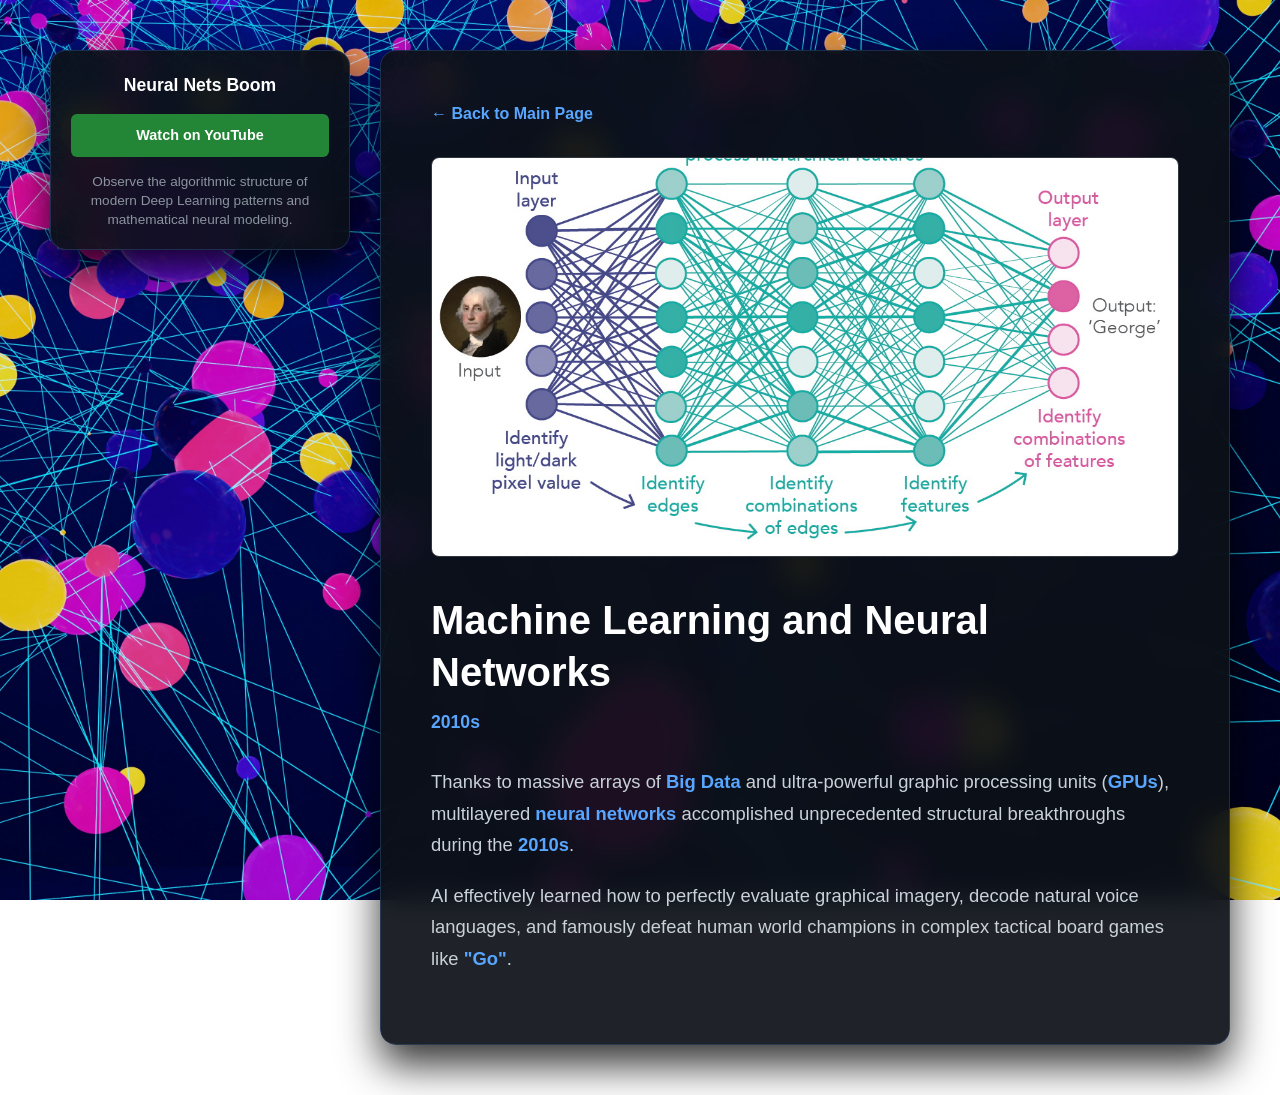
<file: cards/ailearn.html>
<!DOCTYPE html>
<html lang="en">
<head>
    <meta charset="UTF-8">
    <meta name="viewport" content="width=device-width, initial-scale=1.0">
    <link rel="icon" type="image/png" href="../pictures/ailogo.jpg">
    <title>Machine Learning and Neural Networks</title>
    <link rel="stylesheet" href="../style.css">
    <link rel="stylesheet" href="./article-style.css">
    <style>
        body { background-image: url('../pictures/ailearningbg.jpg'); }
    </style>
</head>
<body>
    <div class="article-page">
        <div class="article-container">
            <aside class="sidebar-card">
                <h3>Neural Nets Boom</h3>
                <a href="https://youtu.be/jmmW0F0biz0?si=M02iKx_WaLKtjqgP" target="_blank" class="watch-btn">Watch on YouTube</a>
                <p>Observe the algorithmic structure of modern Deep Learning patterns and mathematical neural modeling.</p>
            </aside>
            <div class="article-content">
                <a href="../index.html" class="back-btn">&larr; Back to Main Page</a>
                <img src="../pictures/ailearn.jpg" alt="Ai Learning" class="article-img">
                <h1>Machine Learning and Neural Networks</h1>
                <span class="meta-date">2010s</span>
                <div class="article-text">
                    <p>Thanks to massive arrays of <strong><a href="https://en.wikipedia.org/wiki/Big_data" class="article-link">Big Data</a></strong> and ultra-powerful <a href="https://en.wikipedia.org/wiki/Graphics_processing_unit" class="article-link">graphic processing units (<strong>GPUs</a></strong>), multilayered <strong><a href="https://en.wikipedia.org/wiki/Neural_network" class="article-link">neural networks</a></strong> accomplished unprecedented structural breakthroughs during the <strong>2010s</strong>.</p>
                    <p>AI effectively learned how to perfectly evaluate <a href="https://en.wikipedia.org/wiki/Computer-generated_imagery" class="article-link">graphical imagery</a>, decode natural voice languages, and famously defeat human world champions in complex tactical board games like <strong><a href="https://en.wikipedia.org/wiki/Go_(game)" class="article-link">"Go"</a></strong>.</p>
                </div>
            </div>
        </div>
    </div>
</body>
</html>
</file>
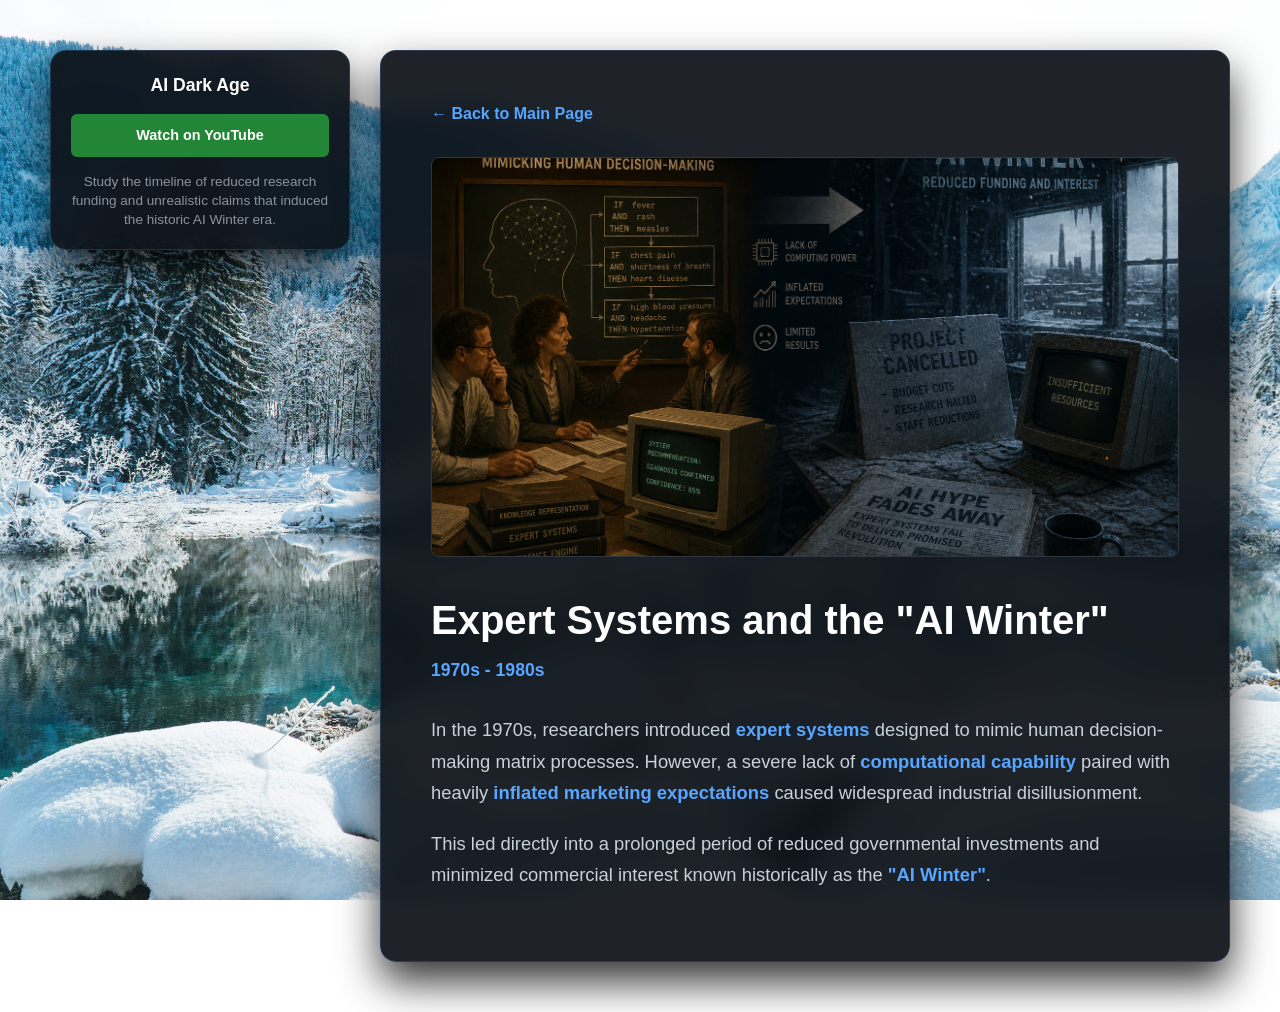
<file: cards/aiwinter.html>
<!DOCTYPE html>
<html lang="en">
<head>
    <meta charset="UTF-8">
    <meta name="viewport" content="width=device-width, initial-scale=1.0">
    <link rel="icon" type="image/png" href="../pictures/ailogo.jpg">
    <title>Expert Systems and the "AI Winter"</title>
    <link rel="stylesheet" href="../style.css">
    <link rel="stylesheet" href="./article-style.css">
    <style>
        body { background-image: url('../pictures/aiwinterbg.jpg'); }
    </style>
</head>
<body>
    <div class="article-page">
        <div class="article-container">
            <aside class="sidebar-card">
                <h3>AI Dark Age</h3>
                <a href="https://youtu.be/w_v5lumtoPk?si=gKBcqGjN1VQgKW0M" target="_blank" class="watch-btn">Watch on YouTube</a>
                <p>Study the timeline of reduced research funding and unrealistic claims that induced the historic AI Winter era.</p>
            </aside>
            <div class="article-content">
                <a href="../index.html" class="back-btn">&larr; Back to Main Page</a>
                <img src="../pictures/aiwinter.jpg" alt="Ai Winter" class="article-img">
                <h1>Expert Systems and the "AI Winter"</h1>
                <span class="meta-date">1970s - 1980s</span>
                <div class="article-text">
                    <p>In the 1970s, researchers introduced <strong><a href="https://en.wikipedia.org/wiki/Expert_systems" class="article-link">expert systems</a></strong> designed to mimic human decision-making <a href="https://en.wikipedia.org/wiki/Matrix_(printing)" class="article-link">matrix</a> processes. However, a severe lack of <strong><a href="https://www.sciencedirect.com/topics/computer-science/computation-capability" class="article-link">computational capability</a></strong> paired with heavily <strong><a href="https://papers.ssrn.com/sol3/papers.cfm?abstract_id=5235261" class="article-link">inflated marketing expectations</a></strong> caused widespread industrial disillusionment.</p>
                    <p>This led directly into a prolonged period of reduced governmental investments and minimized commercial interest known historically as the <strong><a href="https://en.wikipedia.org/wiki/AI_winter" class="article-link">"AI Winter"</a></strong>.</p>
                </div>
            </div>
        </div>
    </div>
</body>
</html>
</file>
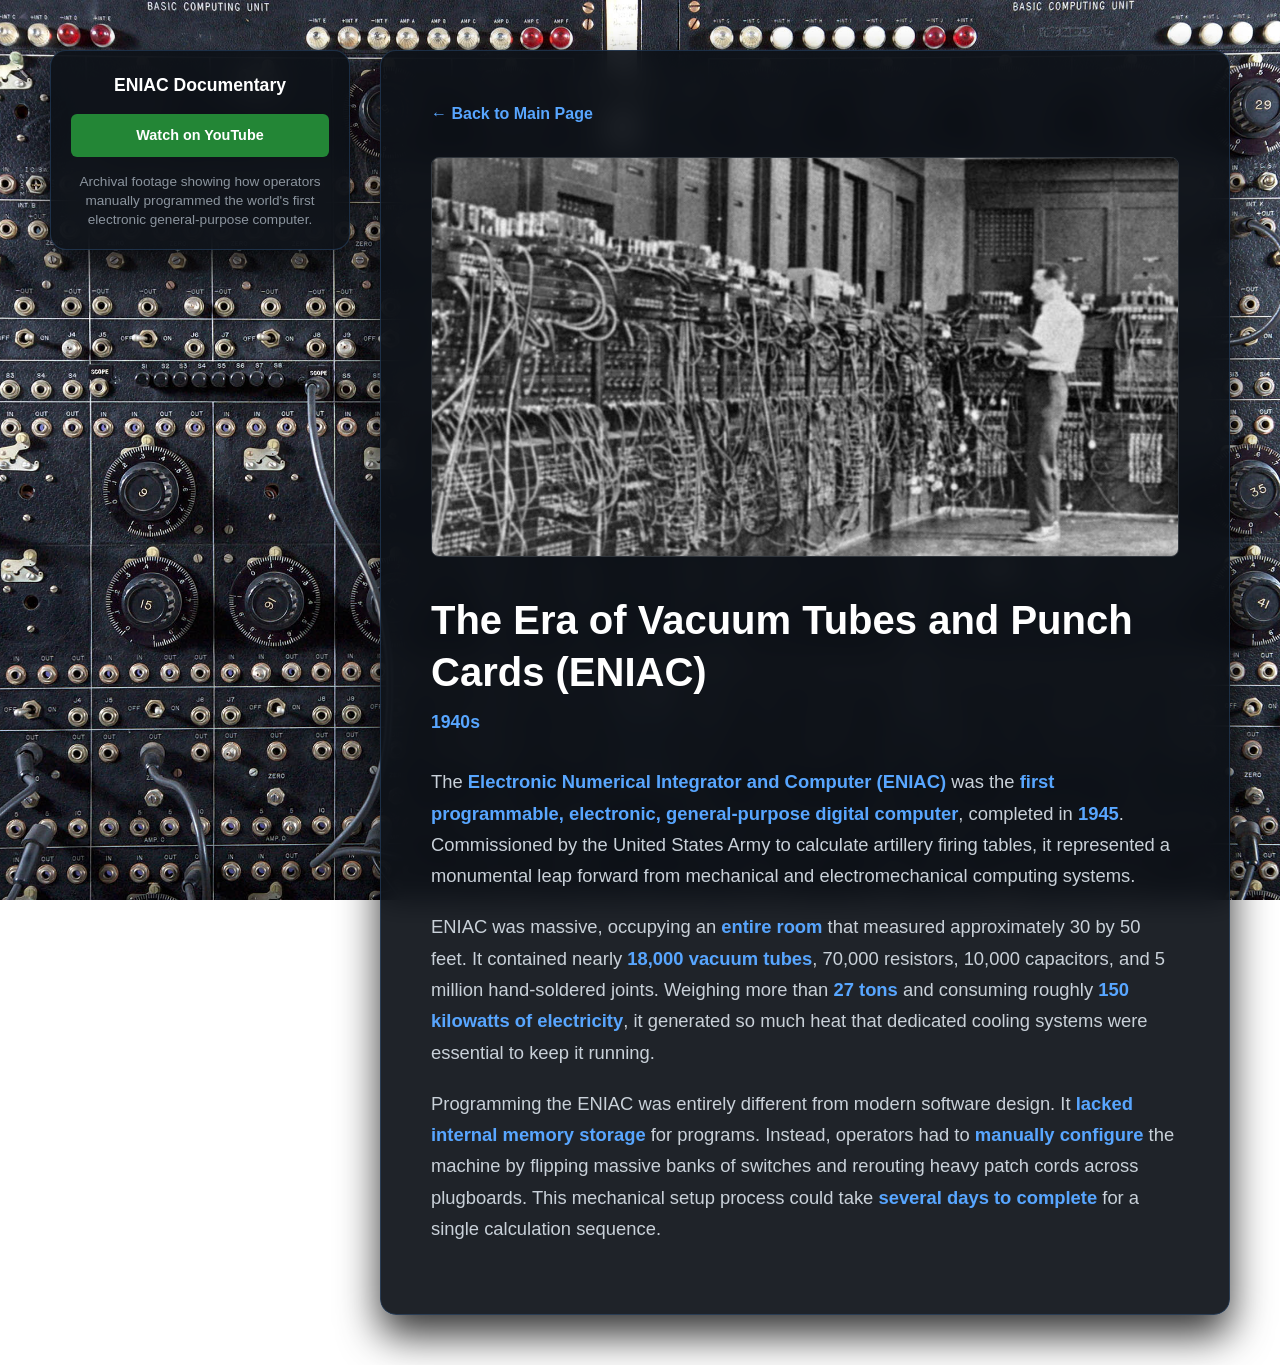
<file: cards/eniac.html>
<!DOCTYPE html>
<html lang="en">
<head>
    <meta charset="UTF-8">
    <meta name="viewport" content="width=device-width, initial-scale=1.0">
    <link rel="icon" type="image/png" href="../pictures/ailogo.jpg">
    <title>The Era of Vacuum Tubes and Punch Cards (ENIAC)</title>
    <link rel="stylesheet" href="../style.css">
    <link rel="stylesheet" href="./article-style.css">
    <style>
        body { background-image: url('../pictures/eniacbg.jpg'); }
    </style>
</head>
<body>
    <div class="article-page">
        <div class="article-container">
            <aside class="sidebar-card">
                <h3>ENIAC Documentary</h3>
                <a href="https://www.youtube.com/watch?v=6_43b9z0ZBY" target="_blank" class="watch-btn">Watch on YouTube</a>
                <p>Archival footage showing how operators manually programmed the world's first electronic general-purpose computer.</p>
            </aside>
            <div class="article-content">
                <a href="../index.html" class="back-btn">&larr; Back to Main Page</a>
                <img src="../pictures/eniac.jpg" alt="ENIAC Computer" class="article-img">
                <h1>The Era of Vacuum Tubes and Punch Cards (ENIAC)</h1>
                <span class="meta-date">1940s</span>
                <div class="article-text">
                    <p>The <strong><a href="https://eu.wikipedia.org/wiki/ENIAC" class="article-link">Electronic Numerical Integrator and Computer (ENIAC)</strong> was the <strong>first programmable, electronic, general-purpose digital computer</strong></a>, completed in <strong><a href="https://en.wikipedia.org/wiki/1945" class="article-link">1945</a></strong>. Commissioned by the United States Army to calculate artillery firing tables, it represented a monumental leap forward from mechanical and electromechanical computing systems.</p>
                    <p>ENIAC was massive, occupying an <strong>entire room</strong> that measured approximately 30 by 50 feet. It contained nearly <strong>18,000 <a href="https://en.wikipedia.org/wiki/Vacuum_tube" class="article-link">vacuum tubes</strong></a>, 70,000 <a href="https://en.wikipedia.org/wiki/Resistors" class="article-link">resistors</a>, 10,000 <a href="https://en.wikipedia.org/wiki/Capacitor" class="article-link">capacitors</a>, and 5 million hand-soldered joints. Weighing more than <strong>27 tons</strong> and consuming roughly <strong>150 <a href="https://en.wikipedia.org/wiki/Kilowatt-hour" class="article-link">kilowatts of electricity</a></strong>, it generated so much heat that dedicated cooling systems were essential to keep it running.</p>
                    <p>Programming the <a href="https://eu.wikipedia.org/wiki/ENIAC" class= "article-link">ENIAC</a> was entirely different from modern <a href="https://en.wikipedia.org/wiki/Software" class="article-link">software</a> design. It <strong><a href="https://en.wikipedia.org/wiki/Computer_data_storage" class="article-link">lacked internal memory storage</a></strong> for programs. Instead, operators had to <strong>manually configure</strong> the machine by flipping massive banks of switches and rerouting heavy patch cords across plugboards. This mechanical setup process could take <strong>several days to complete</strong> for a single calculation sequence.</p>
                </div>
            </div>
        </div>
    </div>
</body>
</html>
</file>
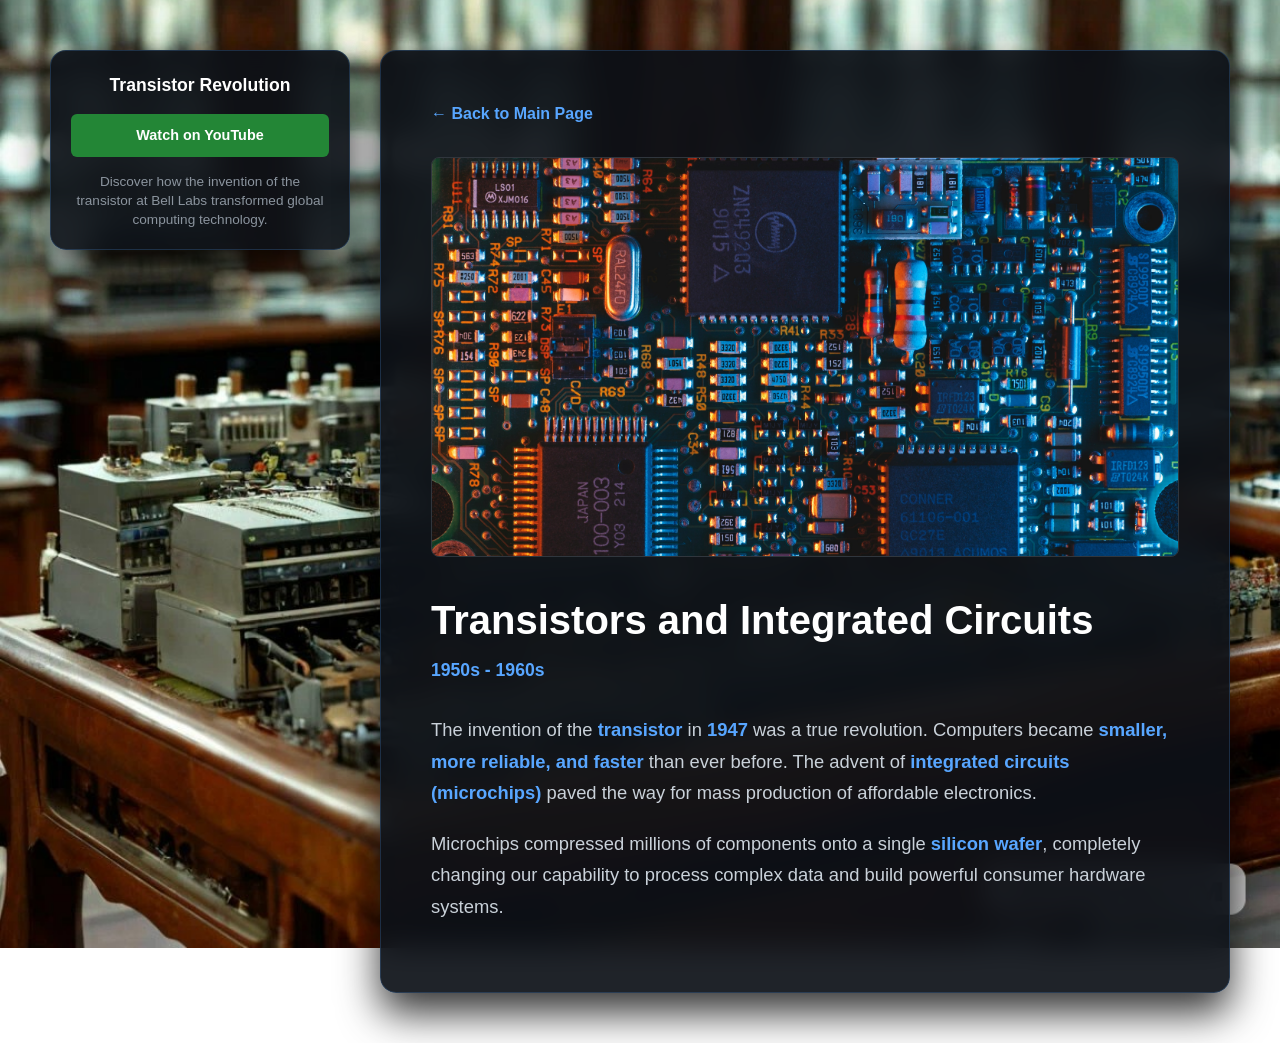
<file: cards/TrtandInCir.html>
<!DOCTYPE html>
<html lang="en">
<head>
    <meta charset="UTF-8">
    <meta name="viewport" content="width=device-width, initial-scale=1.0">
    <link rel="icon" type="image/png" href="../pictures/ailogo.jpg">
    <title>Transistors and Integrated Circuits</title>
    <link rel="stylesheet" href="../style.css">
    <link rel="stylesheet" href="./article-style.css">
    <style>
        body { background-image: url('../pictures/trandcrbg.jpg'); }
    </style>
</head>
<body>
    <div class="article-page">
        <div class="article-container">
            <aside class="sidebar-card">
                <h3>Transistor Revolution</h3>
                <a href="https://www.youtube.com/watch?v=IcrBqCFLHIY" target="_blank" class="watch-btn">Watch on YouTube</a>
                <p>Discover how the invention of the transistor at Bell Labs transformed global computing technology.</p>
            </aside>
            <div class="article-content">
                <a href="../index.html" class="back-btn">&larr; Back to Main Page</a>
                <img src="../pictures/transistors.jpg" alt="Transistors and Integrated Circuits" class="article-img">
                <h1>Transistors and Integrated Circuits</h1>
                <span class="meta-date">1950s - 1960s</span>
                <div class="article-text">
                    <p>The invention of the <strong><a href="https://en.wikipedia.org/wiki/Transistor" class="article-link">transistor</a></strong> in <strong>1947</strong> was a true revolution. Computers became <strong>smaller, more reliable, and faster</strong> than ever before. The advent of <strong><a href="https://en.wikipedia.org/wiki/Integrated_circuit" class = "article-link">integrated circuits (microchips)</a></strong> paved the way for mass production of <a href="https://en.wikipedia.org/wiki/Electronics" class="article-link">affordable electronics</a>.</p>
                    <p>Microchips compressed millions of components onto a single <strong><a href="https://en.wikipedia.org/wiki/Wafer_(electronics)" class="article-link">silicon wafer</a></strong>, completely changing our capability to process complex data and build powerful consumer <a href="https://en.wikipedia.org/wiki/Computer_hardware" class="article-link">hardware systems</a>.</p>
                </div>
            </div>
        </div>
    </div>
</body>
</html>
</file>
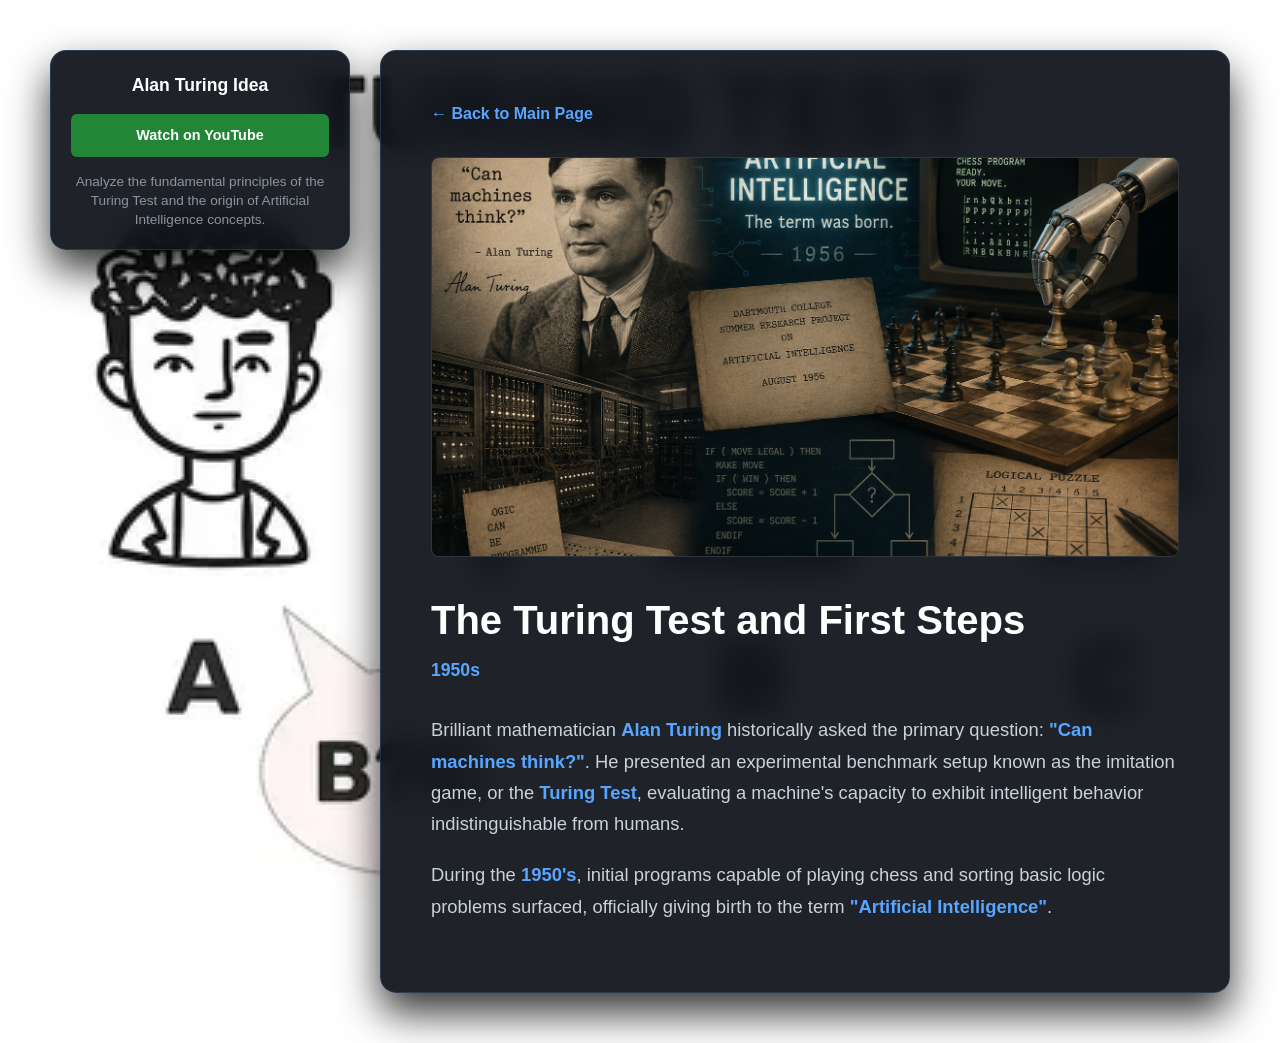
<file: cards/turingtest.html>
<!DOCTYPE html>
<html lang="en">
<head>
    <meta charset="UTF-8">
    <meta name="viewport" content="width=device-width, initial-scale=1.0">
    <link rel="icon" type="image/png" href="../pictures/ailogo.jpg">
    <title>The Turing Test and First Steps</title>
    <link rel="stylesheet" href="../style.css">
    <link rel="stylesheet" href="./article-style.css">
    <style>
        body { background-image: url('../pictures/turingtestgb.jpg'); }
    </style>
</head>
<body>
    <div class="article-page">
        <div class="article-container">
            <aside class="sidebar-card">
                <h3>Alan Turing Idea</h3>
                <a href="https://www.youtube.com/watch?v=3wLqsRLvV-c" target="_blank" class="watch-btn">Watch on YouTube</a>
                <p>Analyze the fundamental principles of the Turing Test and the origin of Artificial Intelligence concepts.</p>
            </aside>
            <div class="article-content">
                <a href="../index.html" class="back-btn">&larr; Back to Main Page</a>
                <img src="../pictures/turingtest.jpg" alt="Alan Turing" class="article-img">
                <h1>The Turing Test and First Steps</h1>
                <span class="meta-date">1950s</span>
                <div class="article-text">
                    <p>Brilliant mathematician <strong><a href="https://en.wikipedia.org/wiki/Alan_Turing" class="article-link">Alan Turing</a></strong> historically asked the primary question: <strong>"Can machines think?"</strong>. He presented an experimental <a href="https://en.wikipedia.org/wiki/Benchmark_(computing)" class="article-link">benchmark</a> setup known as the imitation game, or the <strong><a href="https://en.wikipedia.org/wiki/Turing_test" class="article-link">Turing Test</a></strong>, evaluating a machine's capacity to exhibit intelligent behavior indistinguishable from humans.</p>
                    <p>During the <strong><a href="https://en.wikipedia.org/wiki/1950" class="article-link">1950's</a></strong>, initial programs capable of playing chess and sorting basic logic problems surfaced, officially giving birth to the term <strong><a href="https://en.wikipedia.org/wiki/Artificial_intelligence" class="article-link">"Artificial Intelligence"</a></strong>.</p>
                </div>
            </div>
        </div>
    </div>
</body>
</html>
</file>
<file: style.css>
:root {
    --bg-color: #0d1117;
    --text-color: #c9d1d9;
    --accent-color: #58a6ff;
    --card-bg: #161b22;
}

* {
    margin: 0;
    padding: 0;
    box-sizing: border-box;
    font-family: 'Segoe UI', Tahoma, Geneva, Verdana, sans-serif;
}

body {
    /* Убираем старый сплошной цвет (background-color: var(--bg-color);) и добавляем картинку */
    background: url(./pictures/ai.jpg) no-repeat center center;
    background-size: cover;
    
    /* Опционально: fixed сделает так, что фон не будет двигаться при прокрутке (эффект параллакса) */
    background-attachment: fixed; 

    color: var(--text-color);
    line-height: 1.6;
    overflow-x: hidden;
}
.hero {
    height: 100vh;
    display: flex;
    flex-direction: column;
    justify-content: center;
    align-items: center;
    text-align: center;
    padding: 0 20px;
    
    /* Добавляем тёмный полупрозрачный градиент поверх картинки, чтобы белый текст не сливался с фоном */
    background: linear-gradient(rgba(13, 17, 23, 0.7), rgba(13, 17, 23, 0.7)), url(./pictures/ai1.jpg);
    
    /* Настройки позиционирования и масштабирования */
    background-repeat: no-repeat;
    background-position: center center;
    background-size: cover;
}   

.hero h1 {
    font-size: 3.5rem;
    color: #ffffff;
    margin-bottom: 20px;
}

.hero p {
    font-size: 1.2rem;
    max-width: 600px;
    color: #8b949e;
}

section {
    padding: 80px 20px;
    max-width: 1000px;
    margin: 0 auto;
}

.section-title {
    text-align: center;
}

section h2 {
    font-size: 2.5rem;
    color: #ffffff;
    margin-bottom: 40px;
    text-align: center;
    border-bottom: 2px solid var(--accent-color);
    display: inline-block;
    padding-bottom: 10px;
}

.timeline {
    display: grid;
    grid-template-columns: 1fr;
    gap: 20px;
}

.card {
    background-color: var(--card-bg);
    border: 5px solid #30363d;
    border-radius: 8px;
    padding: 30px;
    opacity: 0;
    transform: translateY(40px);
    transition: transform 0.6s ease, opacity 0.6s ease, border-color 0.3s ease, box-shadow 0.3s ease;
}

.card.show {
    opacity: 1;
    transform: translateY(0);
}

.card:hover {
    transform: scale(1.02);
    box-shadow: 0 10px 20px rgba(0, 0, 0, 0.5);
    border-color: var(--accent-color);
}

.card h3 {
    color: var(--accent-color);
    font-size: 1.5rem;
    margin-bottom: 15px;
}

.card .date {
    font-size: 0.9rem;
    color: #8b949e;
    margin-bottom: 15px;
    display: block;
}
.card-img {
    width: 100%;
    height: 300px;
    object-fit: cover;
    border-radius: 6px;
    margin-bottom: 15px;
    border: 1px solid #30363d;
}

.card-link {
    text-decoration: none;
    color: inherit;
    display: flex;
    flex-direction: column;
    width: 100%;
    height: 100%;
}
.card {
    padding: 0;
}
.card-link > *:not(.card-img) {
    padding-left: 30px;
    padding-right: 30px;
}
.card-link > h3 {
    padding-top: 10px;
}
.card-link > p:last-child {
    padding-bottom: 30px;
}
.back-btn {
    display: inline-block;
    margin-bottom: 30px;
    color: var(--accent-color);
    text-decoration: none;
    font-weight: bold;
}
.back-btn:hover {
    text-decoration: underline;
}
.article-content {
    max-width: 800px;
    margin: 0 auto;
    padding: 40px 20px;
}
.article-img {
    width: 100%;
    max-height: 400px;
    object-fit: cover;
    border-radius: 8px;
    margin-bottom: 30px;
    border: 1px solid #30363d;
}
.article-content h1 {
    color: #ffffff;
    font-size: 2.5rem;
    margin-bottom: 10px;
}
.article-content .meta-date {
    color: #8b949e;
    display: block;
    margin-bottom: 30px;
}
.article-text p {
    margin-bottom: 20px;
    font-size: 1.1rem;
    color: var(--text-color);
}

@media (min-width: 768px) {
    .timeline {
        grid-template-columns: 1fr 1fr;
    }
}
.article-page {
    min-height: 100vh;
    display: flex;
    justify-content: center;
    align-items: center;
    padding: 50px 20px;
}

.article-content {
    max-width: 850px;
    width: 100%;
    /* Темный полупрозрачный квадрат для читаемости текста */
    background-color: rgba(13, 17, 23, 0.92); 
    backdrop-filter: blur(15px);
    border: 1px solid rgba(88, 166, 255, 0.2);
    border-radius: 16px;
    padding: 50px;
    box-shadow: 0 20px 40px rgba(0, 0, 0, 0.8);
}

.article-img {
    width: 100%;
    max-height: 400px;
    object-fit: cover;
    border-radius: 8px;
    margin-bottom: 30px;
    border: 1px solid #30363d;
}

.article-content h1 {
    color: #ffffff;
    font-size: 2.5rem;
    margin-bottom: 10px;
    line-height: 1.3;
}

.article-content .meta-date {
    color: var(--accent-color);
    display: block;
    margin-bottom: 30px;
    font-size: 1.1rem;
    font-weight: bold;
}

.article-text p {
    margin-bottom: 20px;
    font-size: 1.15rem;
    color: #c9d1d9;
    line-height: 1.7;
}

@media (max-width: 768px) {
    .article-content {
        padding: 30px 20px;
    }
    .article-content h1 {
        font-size: 2rem;
    }
}
</file>
<file: cards/article-style.css>
body {
    background-size: cover;
    background-position: center;
    background-attachment: fixed;
}

.article-container {
    display: flex;
    gap: 30px;
    max-width: 1180px;
    width: 100%;
    align-items: flex-start;
}

.sidebar-card {
    width: 300px;
    flex-shrink: 0;
    background-color: rgba(13, 17, 23, 0.92); 
    backdrop-filter: blur(15px);
    border: 1px solid rgba(88, 166, 255, 0.2);
    border-radius: 16px;
    padding: 20px;
    box-shadow: 0 20px 40px rgba(0, 0, 0, 0.8);
    text-align: center;
}

.sidebar-card h3 {
    color: #ffffff;
    font-size: 1.1rem;
    margin-bottom: 15px;
    font-weight: 600;
}

.sidebar-card p {
    font-size: 0.85rem;
    color: #8b949e;
    margin-top: 15px;
    margin-bottom: 0;
    line-height: 1.4;
}

.watch-btn {
    display: inline-block;
    background-color: #238636;
    color: #ffffff;
    padding: 10px 20px;
    border-radius: 6px;
    text-decoration: none;
    font-weight: 600;
    font-size: 0.9rem;
    transition: background-color 0.2s;
    width: 100%;
    box-sizing: border-box;
}

.watch-btn:hover {
    background-color: #2ea043;
}

.article-text strong {
    color: #58a6ff;
    font-weight: 600;
}
.article-link {
    text-decoration: none;
    color: inherit;
    width: 100%;
    height: 100%;
}
.article-text usual {
    color: #gray;
    font-weight: 300;
}
@media (max-width: 950px) {
    .article-container {
        flex-direction: column;
    }
    .sidebar-card {
        width: 100%;
        max-width: 500px;
        margin: 0 auto;
    }
}
</file>
